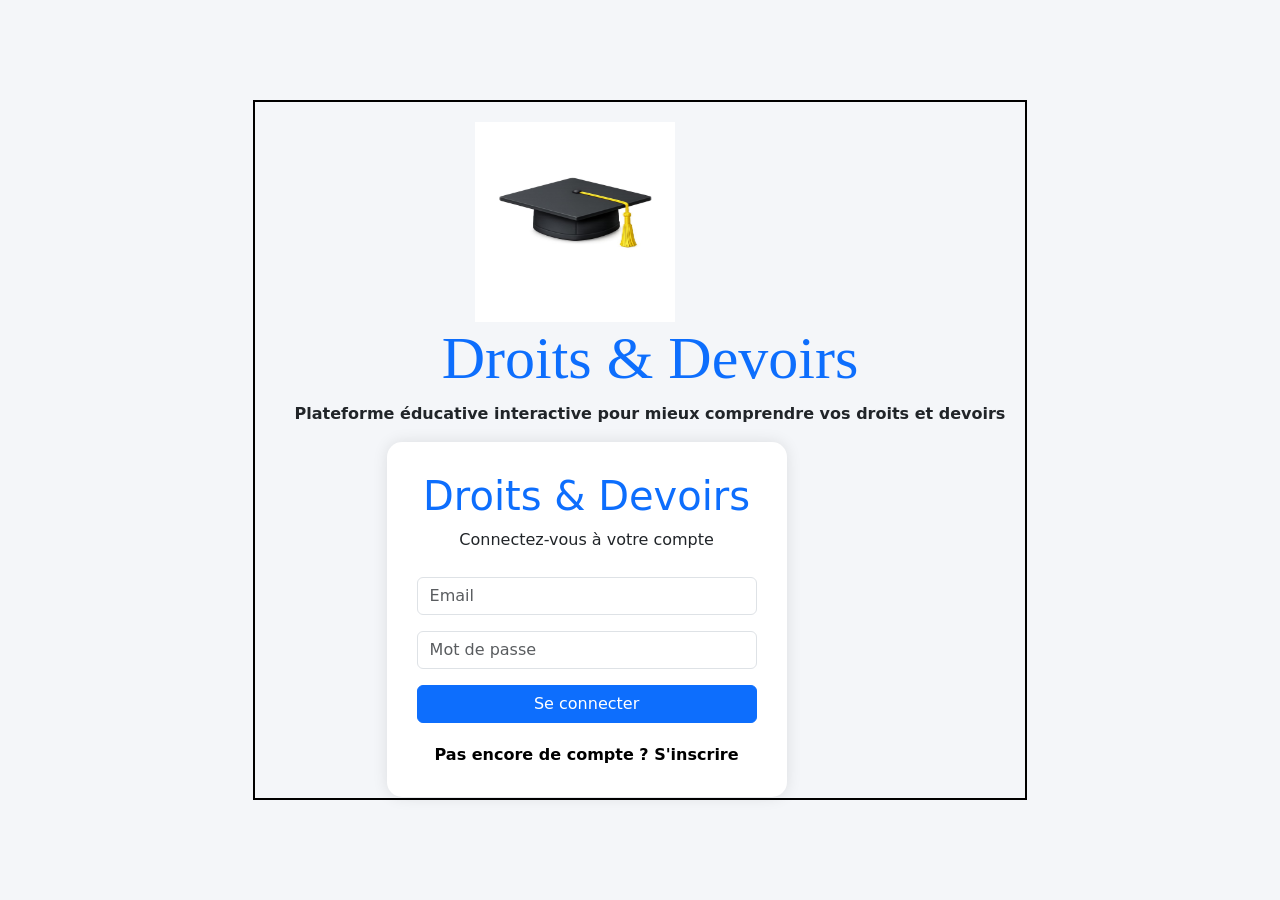
<file: index.html>
<!DOCTYPE html>
<html lang="fr">
<head>
    <meta charset="UTF-8">
    <meta name="viewport" content="width=device-width, initial-scale=1.0">
    <title>Droits & Devoirs - Connexion</title>

    <link href="https://cdn.jsdelivr.net/npm/bootstrap@5.3.3/dist/css/bootstrap.min.css" rel="stylesheet">

    <link rel="stylesheet" href="css/login.css">
</head>
<body>
    <div class="main">
    <div class="i1">
         <img src="assets/images/image-chapeu.jpeg" alt="" class="i11">
    </div>
    <div class="text">
        <h2 class="t1">Droits & Devoirs</h2>
        <p>Plateforme éducative interactive pour mieux comprendre vos droits et devoirs</p>

    </div>

<div class="container">

    <div class="login-card">

        <h1>Droits & Devoirs</h1>

        <p>Connectez-vous à votre compte</p>

        <input
            type="email"
            id="email"
            class="form-control mb-3"
            placeholder="Email">

        <input
            type="password"
            id="password"
            class="form-control mb-3"
            placeholder="Mot de passe">

        <button
            class="btn btn-primary w-100"
            onclick="connexion()">
            Se connecter
        </button>
        <div class="c1">
            <a href="" class="a1">Pas encore de compte ? S'inscrire</a>
        </div>

    </div>

</div>
</div>

<script src="js/login.js"></script>

</body>
</html>
</file>
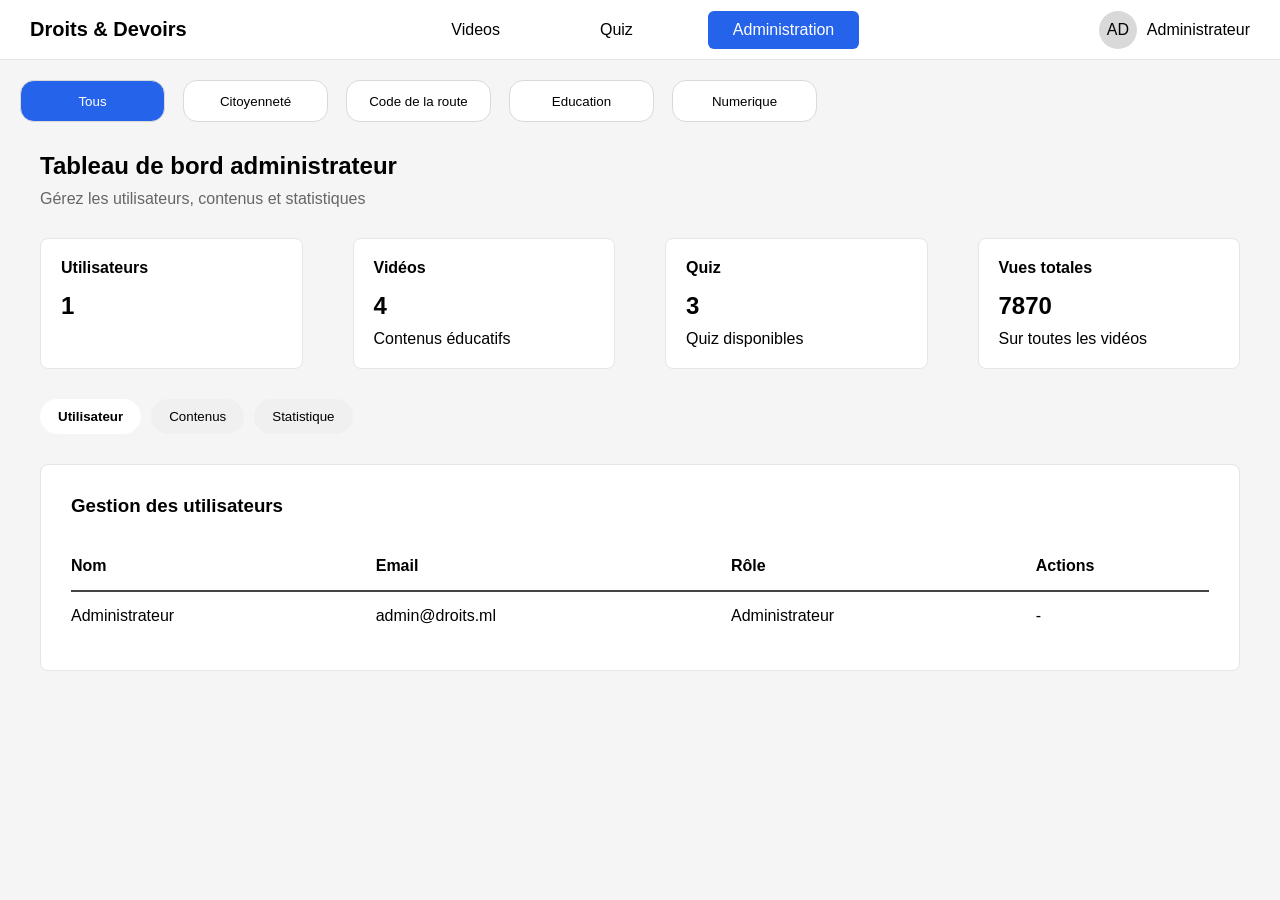
<file: admin.html>
<!DOCTYPE html>
<html lang="fr">

<head>
    <meta charset="UTF-8">
    <meta name="viewport" content="width=device-width, initial-scale=1.0">
    <title>Administration</title>

    <link rel="stylesheet" href="css/admin.css">
</head>

<body>

    <!-- NAVBAR -->

    <header class="navbar-custom">

        <div class="brand">
            Droits & Devoirs
        </div>

        <nav class="menu">

            <a href="videos.html">
                Videos
            </a>

            <a href="quiz.html">
                Quiz
            </a>

            <a href="admin.html" class="active">
                Administration
            </a>

        </nav>

        <div class="profile">

            <div class="avatar">
                AD
            </div>

            <span>Administrateur</span>

        </div>

    </header>

    <!-- FILTRES -->

    <section class="filters">

        <button class="filter-active">Tous</button>

        <button>Citoyenneté</button>

        <button>Code de la route</button>

        <button>Education</button>

        <button>Numerique</button>

    </section>

    <!-- DASHBOARD -->

    <section class="dashboard">

        <h2>Tableau de bord administrateur</h2>

        <p>
            Gérez les utilisateurs, contenus et statistiques
        </p>

    </section>

    <!-- STATISTIQUES -->

    <section class="stats-grid">

        <div class="stat-card">
            <h4>Utilisateurs</h4>
            <h2>1</h2>
        </div>

        <div class="stat-card">
            <h4>Vidéos</h4>
            <h2>4</h2>
            <span>Contenus éducatifs</span>
        </div>

        <div class="stat-card">
            <h4>Quiz</h4>
            <h2>3</h2>
            <span>Quiz disponibles</span>
        </div>

        <div class="stat-card">
            <h4>Vues totales</h4>
            <h2>7870</h2>
            <span>Sur toutes les vidéos</span>
        </div>

    </section>

    <!-- ONGLETS -->

    <section class="tabs">

        <button class="tab-active">
            Utilisateur
        </button>

        <button>
            Contenus
        </button>

        <button>
            Statistique
        </button>

    </section>

    <!-- TABLEAU -->

    <section class="table-container">

        <h3>
            Gestion des utilisateurs
        </h3>

        <table>

            <thead>

                <tr>
                    <th>Nom</th>
                    <th>Email</th>
                    <th>Rôle</th>
                    <th>Actions</th>
                </tr>

            </thead>

            <tbody>

                <tr>

                    <td>Administrateur</td>

                    <td>admin@droits.ml</td>

                    <td>Administrateur</td>

                    <td>-</td>

                </tr>

            </tbody>

        </table>

    </section>

</body>

</html>
</file>
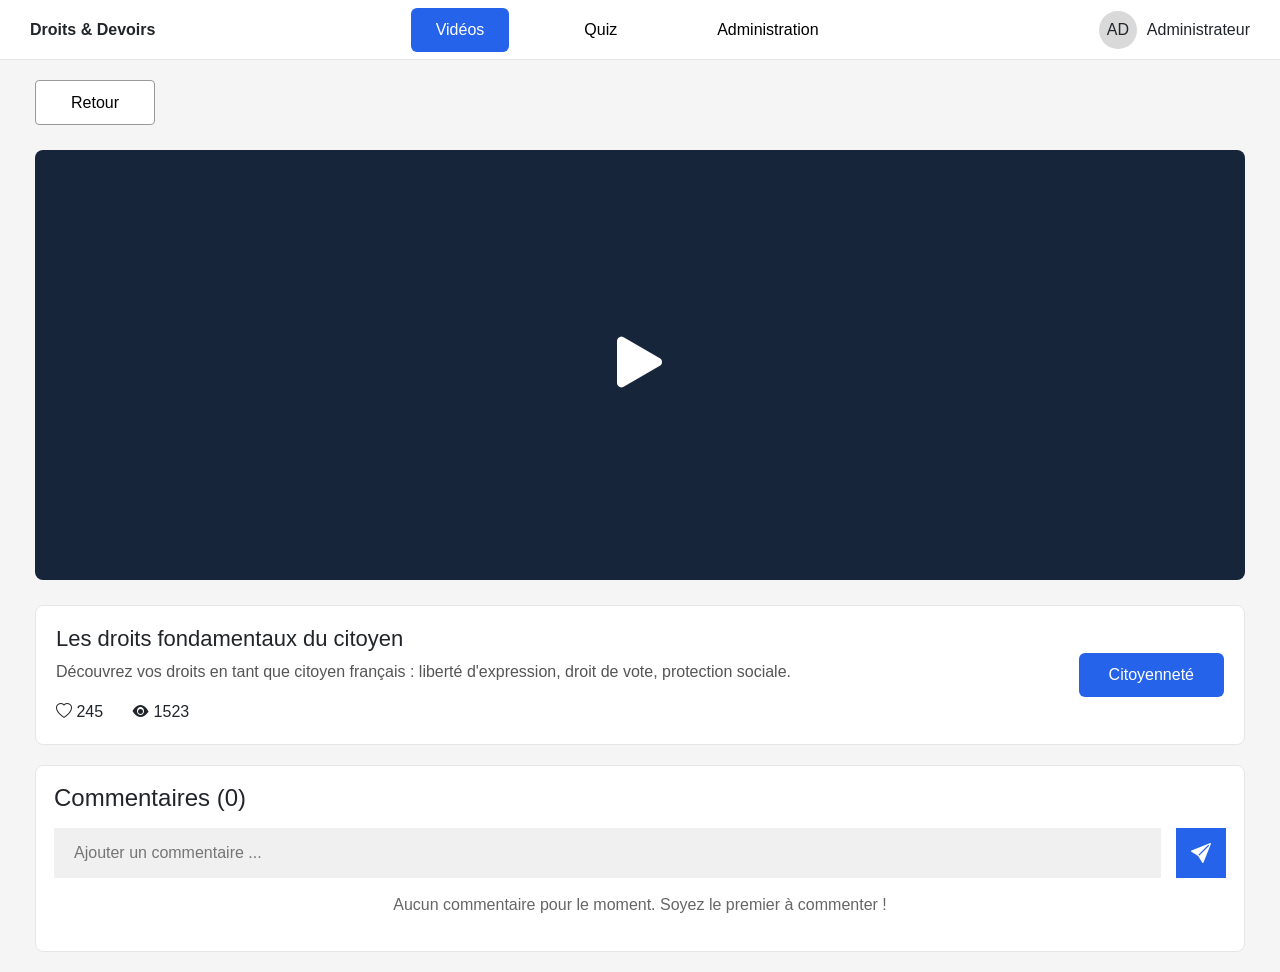
<file: detail-video.html>
<!DOCTYPE html>
<html lang="fr">

<head>
    <meta charset="UTF-8">
    <meta name="viewport" content="width=device-width, initial-scale=1.0">
    <title>Détail Vidéo</title>

    <link href="https://cdn.jsdelivr.net/npm/bootstrap@5.3.3/dist/css/bootstrap.min.css" rel="stylesheet">

    <link rel="stylesheet"
        href="https://cdn.jsdelivr.net/npm/bootstrap-icons@1.11.3/font/bootstrap-icons.min.css">

    <link rel="stylesheet" href="css/detail-video.css">
</head>

<body>

    <!-- NAVBAR -->

    <header class="navbar-custom">

        <div class="brand">
            Droits & Devoirs
        </div>

        <nav class="menu">

            <a href="videos.html" class="active">
                Vidéos
            </a>

            <a href="quiz.html">
                Quiz
            </a>

            <a href="admin.html">
                Administration
            </a>

        </nav>

        <div class="profile">

            <div class="avatar">
                AD
            </div>

            <span>
                Administrateur
            </span>

        </div>

    </header>

    <div class="page-container">

        <!-- RETOUR -->

        <button class="btn-retour"
            onclick="window.location.href='videos.html'">

            Retour

        </button>

        <!-- VIDEO -->

        <div class="video-player">

            <i class="bi bi-play-fill"></i>

        </div>

        <!-- INFOS VIDEO -->

        <div class="video-info">

            <div class="info-left">

                <h3>
                    Les droits fondamentaux du citoyen
                </h3>

                <p>
                    Découvrez vos droits en tant que citoyen français :
                    liberté d'expression, droit de vote,
                    protection sociale.
                </p>

                <div class="stats">

                    <span>
                        <i class="bi bi-heart"></i>
                        245
                    </span>

                    <span>
                        <i class="bi bi-eye-fill"></i>
                        1523
                    </span>

                </div>

            </div>

            <div class="category">

                Citoyenneté

            </div>

        </div>

        <!-- COMMENTAIRES -->

        <div class="comments-box">

            <h4>
                Commentaires (0)
            </h4>

            <div class="comment-form">

                <input
                    type="text"
                    placeholder="Ajouter un commentaire ...">

                <button>

                    <i class="bi bi-send-fill"></i>

                </button>

            </div>

            <p class="empty-comment">

                Aucun commentaire pour le moment.
                Soyez le premier à commenter !

            </p>

        </div>

    </div>

</body>

</html>
</file>
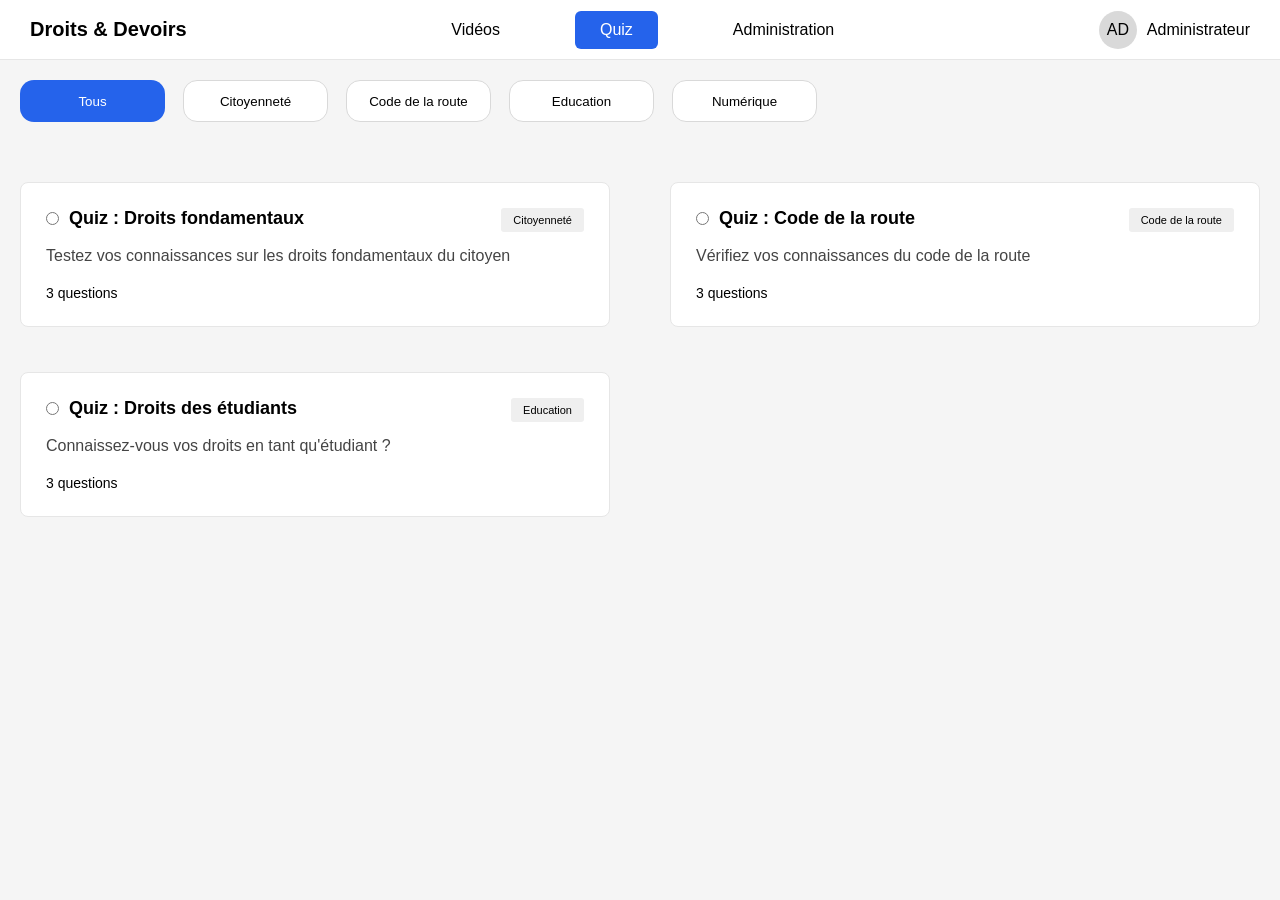
<file: quiz.html>
<!DOCTYPE html>
<html lang="fr">

<head>
    <meta charset="UTF-8">
    <meta name="viewport" content="width=device-width, initial-scale=1.0">
    <title>Quiz</title>

    <link rel="stylesheet" href="css/quiz.css">
</head>

<body>

    <!-- NAVBAR -->

    <header class="navbar-custom">

        <div class="brand">
            Droits & Devoirs
        </div>

        <nav class="menu">

            <a href="videos.html">
                Vidéos
            </a>

            <a href="quiz.html" class="active">
                Quiz
            </a>

            <a href="admin.html">
                Administration
            </a>

        </nav>

        <div class="profile">

            <div class="avatar">
                AD
            </div>

            <span>
                Administrateur
            </span>

        </div>

    </header>

    <!-- FILTRES -->

    <section class="filters">

        <button class="filter-active">
            Tous
        </button>

        <button>
            Citoyenneté
        </button>

        <button>
            Code de la route
        </button>

        <button>
            Education
        </button>

        <button>
            Numérique
        </button>

    </section>

    <!-- QUIZ -->

    <section class="quiz-grid">

        <!-- Quiz 1 -->

        <div class="quiz-card">

            <div class="quiz-header">

                <div class="quiz-title">

                    <input type="radio">

                    <h3>
                        Quiz : Droits fondamentaux
                    </h3>

                </div>

                <span class="tag">
                    Citoyenneté
                </span>

            </div>

            <p>
                Testez vos connaissances sur les droits
                fondamentaux du citoyen
            </p>

            <span class="questions">
                3 questions
            </span>

        </div>

        <!-- Quiz 2 -->

        <div class="quiz-card">

            <div class="quiz-header">

                <div class="quiz-title">

                    <input type="radio">

                    <h3>
                        Quiz : Code de la route
                    </h3>

                </div>

                <span class="tag">
                    Code de la route
                </span>

            </div>

            <p>
                Vérifiez vos connaissances du code de la route
            </p>

            <span class="questions">
                3 questions
            </span>

        </div>

        <!-- Quiz 3 -->

        <div class="quiz-card">

            <div class="quiz-header">

                <div class="quiz-title">

                    <input type="radio">

                    <h3>
                        Quiz : Droits des étudiants
                    </h3>

                </div>

                <span class="tag">
                    Education
                </span>

            </div>

            <p>
                Connaissez-vous vos droits en tant qu'étudiant ?
            </p>

            <span class="questions">
                3 questions
            </span>

        </div>

    </section>

</body>

</html>
</file>
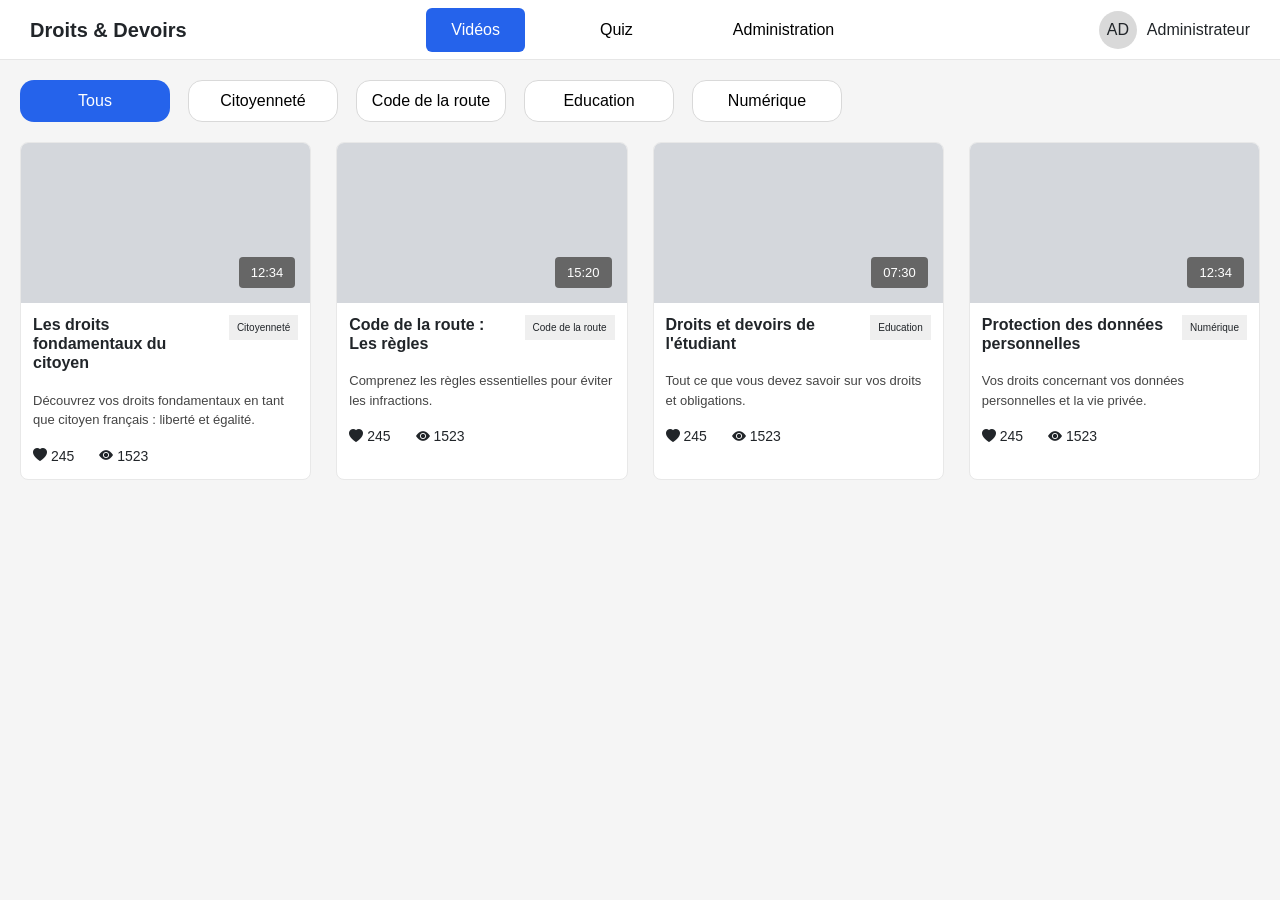
<file: videos.html>
<!DOCTYPE html>
<html lang="fr">

<head>
    <meta charset="UTF-8">
    <meta name="viewport" content="width=device-width, initial-scale=1.0">
    <title>Droits & Devoirs - Vidéos</title>

    <link href="https://cdn.jsdelivr.net/npm/bootstrap@5.3.3/dist/css/bootstrap.min.css" rel="stylesheet">

    <link rel="stylesheet"
        href="https://cdn.jsdelivr.net/npm/bootstrap-icons@1.11.3/font/bootstrap-icons.min.css">

    <link rel="stylesheet" href="css/videos.css">
</head>

<body>

    <!-- NAVBAR -->

    <header class="navbar-custom">

        <div class="brand">
            Droits & Devoirs
        </div>

        <nav class="menu">

            <a href="videos.html" class="active">
                Vidéos
            </a>

            <a href="quiz.html">
                Quiz
            </a>

            <a href="admin.html">
                Administration
            </a>

        </nav>

        <div class="profile">

            <div class="avatar">
                AD
            </div>

            <span>
                Administrateur
            </span>

        </div>

    </header>

    <!-- FILTRES -->

    <section class="filters">

        <button class="filter-active">
            Tous
        </button>

        <button>
            Citoyenneté
        </button>

        <button>
            Code de la route
        </button>

        <button>
            Education
        </button>

        <button>
            Numérique
        </button>

    </section>

    <!-- VIDEOS -->

    <section class="video-grid">

        <!-- CARTE 1 -->

        <div class="video-card">

            <div class="video-container">

                <div class="placeholder-video"></div>

                <span class="duration">
                    12:34
                </span>

            </div>

            <div class="card-content">

                <div class="title-category">

                    <h5>
                        Les droits fondamentaux du citoyen
                    </h5>

                    <span class="tag">
                        Citoyenneté
                    </span>

                </div>

                <p>
                    Découvrez vos droits fondamentaux
                    en tant que citoyen français :
                    liberté et égalité.
                </p>

                <div class="stats">

                    <span>
                        <i class="bi bi-heart-fill"></i>
                        245
                    </span>

                    <span>
                        <i class="bi bi-eye-fill"></i>
                        1523
                    </span>

                </div>

            </div>

        </div>

        <!-- CARTE 2 -->

        <div class="video-card">

            <div class="video-container">

                <div class="placeholder-video"></div>

                <span class="duration">
                    15:20
                </span>

            </div>

            <div class="card-content">

                <div class="title-category">

                    <h5>
                        Code de la route : Les règles
                    </h5>

                    <span class="tag">
                        Code de la route
                    </span>

                </div>

                <p>
                    Comprenez les règles essentielles
                    pour éviter les infractions.
                </p>

                <div class="stats">

                    <span>
                        <i class="bi bi-heart-fill"></i>
                        245
                    </span>

                    <span>
                        <i class="bi bi-eye-fill"></i>
                        1523
                    </span>

                </div>

            </div>

        </div>

        <!-- CARTE 3 -->

        <div class="video-card">

            <div class="video-container">

                <div class="placeholder-video"></div>

                <span class="duration">
                    07:30
                </span>

            </div>

            <div class="card-content">

                <div class="title-category">

                    <h5>
                        Droits et devoirs de l'étudiant
                    </h5>

                    <span class="tag">
                        Education
                    </span>

                </div>

                <p>
                    Tout ce que vous devez savoir
                    sur vos droits et obligations.
                </p>

                <div class="stats">

                    <span>
                        <i class="bi bi-heart-fill"></i>
                        245
                    </span>

                    <span>
                        <i class="bi bi-eye-fill"></i>
                        1523
                    </span>

                </div>

            </div>

        </div>

        <!-- CARTE 4 -->

        <div class="video-card">

            <div class="video-container">

                <div class="placeholder-video"></div>

                <span class="duration">
                    12:34
                </span>

            </div>

            <div class="card-content">

                <div class="title-category">

                    <h5>
                        Protection des données personnelles
                    </h5>

                    <span class="tag">
                        Numérique
                    </span>

                </div>

                <p>
                    Vos droits concernant vos données
                    personnelles et la vie privée.
                </p>

                <div class="stats">

                    <span>
                        <i class="bi bi-heart-fill"></i>
                        245
                    </span>

                    <span>
                        <i class="bi bi-eye-fill"></i>
                        1523
                    </span>

                </div>

            </div>

        </div>

    </section>

</body>

</html>
</file>
<file: css/login.css>
body{
    background:#f4f6f9;
    height:100vh;
    display:flex;
    justify-content:center;
    align-items:center;
}

.login-card{
    background:white;
    width:400px;
    padding:30px;
    border-radius:15px;
    box-shadow:0 0 15px rgba(0,0,0,0.1);
}

.login-card h1{
    text-align:center;
    color:#0d6efd;
}

.login-card p{
    text-align:center;
    margin-bottom:25px;
}
.container{
    margin-left: 100px;
    margin-top: 5px;

}
.i1{
   
}
.i11{
     margin-left: 200px;
    height: 200px;
    width: 200px;
}
.main{
    border: 2px solid black;
    padding: 20px;
    height: 700px;
    display:block;
  
}
.text{
    text-align: center;
    margin-left:20px;
    font-weight: bold;
    
}
.t1{
    font-size: 60px;
    font-family: 'Times New Roman', Times, serif;
    color: #0d6efd;
}
.c1{
    text-align: center;
    margin-top: 20px;
}
.a1{
    text-decoration: none;
    color:black;
    font-weight: bold;
    text-align: center;
}
</file>
<file: css/admin.css>
*{
    margin:0;
    padding:0;
    box-sizing:border-box;
}

body{
    background:#f5f5f5;
    font-family:Arial, sans-serif;
}

/* NAVBAR */

.navbar-custom{
    height:60px;
    background:white;
    border-bottom:1px solid #e6e6e6;

    display:flex;
    justify-content:space-between;
    align-items:center;

    padding:0 30px;
}

.brand{
    font-size:20px;
    font-weight:600;
}

.menu{
    display:flex;
    gap:50px;
}

.menu a{
    text-decoration:none;
    color:black;
    padding:10px 25px;
    border-radius:6px;
}

.menu .active{
    background:#2563eb;
    color:white;
}

.profile{
    display:flex;
    align-items:center;
    gap:10px;
}

.avatar{
    width:38px;
    height:38px;

    border-radius:50%;
    background:#d9d9d9;

    display:flex;
    justify-content:center;
    align-items:center;
}

/* FILTRES */

.filters{
    display:flex;
    gap:18px;
    padding:20px;
}

.filters button{
    width:145px;
    height:42px;

    border:1px solid #d9d9d9;
    border-radius:14px;

    background:white;
}

.filter-active{
    background:#2563eb !important;
    color:white;
    border:none;
}

/* DASHBOARD */

.dashboard{
    padding:0 40px;
}

.dashboard h2{
    margin-top:10px;
}

.dashboard p{
    margin-top:10px;
    color:#666;
}

/* STATISTIQUES */

.stats-grid{
    display:grid;
    grid-template-columns:repeat(4,1fr);

    gap:50px;

    padding:30px 40px;
}

.stat-card{
    background:white;

    border:1px solid #e6e6e6;

    border-radius:8px;

    padding:20px;
}

.stat-card h2{
    margin-top:15px;
    margin-bottom:10px;
}

/* ONGLETS */

.tabs{
    padding:0 40px;

    display:flex;
    gap:10px;
}

.tabs button{
    border:none;

    background:#f0f0f0;

    padding:10px 18px;

    border-radius:20px;
}

.tab-active{
    background:white !important;
    font-weight:bold;
}

/* TABLEAU */

.table-container{
    margin:30px 40px;

    background:white;

    border:1px solid #e6e6e6;

    border-radius:8px;

    padding:30px;
}

.table-container h3{
    margin-bottom:25px;
}

table{
    width:100%;
    border-collapse:collapse;
}

thead{
    border-bottom:2px solid #444;
}

th,
td{
    text-align:left;
    padding:15px 0;
}
</file>
<file: css/detail-video.css>
*{
    margin:0;
    padding:0;
    box-sizing:border-box;
}

body{
    background:#f5f5f5;
    font-family:Arial, sans-serif;
}

/* NAVBAR */

.navbar-custom{
    height:60px;
    background:white;
    border-bottom:1px solid #e6e6e6;

    display:flex;
    justify-content:space-between;
    align-items:center;

    padding:0 30px;
}

.brand{
    font-weight:600;
}

.menu{
    display:flex;
    gap:50px;
}

.menu a{
    text-decoration:none;
    color:black;
    padding:10px 25px;
    border-radius:6px;
}

.menu .active{
    background:#2563eb;
    color:white;
}

.profile{
    display:flex;
    align-items:center;
    gap:10px;
}

.avatar{
    width:38px;
    height:38px;

    border-radius:50%;

    background:#d9d9d9;

    display:flex;
    justify-content:center;
    align-items:center;
}

/* CONTENU */

.page-container{
    padding:20px 35px;
}

.btn-retour{
    width:120px;
    height:45px;

    background:white;

    border:1px solid #999;

    border-radius:4px;

    margin-bottom:25px;

    cursor:pointer;
}

/* VIDEO */

.video-player{
    height:430px;

    background:#17253a;

    border-radius:8px;

    display:flex;
    justify-content:center;
    align-items:center;

    color:white;

    font-size:90px;
}

/* INFOS */

.video-info{
    margin-top:25px;

    background:white;

    border:1px solid #e6e6e6;

    border-radius:8px;

    padding:20px;

    display:flex;
    justify-content:space-between;
    align-items:center;
}

.info-left h3{
    font-size:22px;
}

.info-left p{
    margin-top:8px;
    color:#555;
}

.stats{
    margin-top:15px;

    display:flex;
    gap:30px;
}

.category{
    background:#2563eb;
    color:white;

    padding:10px 30px;

    border-radius:6px;
}

/* COMMENTAIRES */

.comments-box{
    margin-top:20px;

    background:white;

    border:1px solid #e6e6e6;

    border-radius:8px;

    padding:18px;
}

.comments-box h4{
    margin-bottom:15px;
}

.comment-form{
    display:flex;
    gap:15px;
}

.comment-form input{
    flex:1;

    height:50px;

    border:none;

    background:#f0f0f0;

    padding-left:20px;
}

.comment-form button{
    width:50px;
    border:none;

    background:#2563eb;

    color:white;

    font-size:20px;
}

.empty-comment{
    text-align:center;
    margin-top:15px;
    color:#666;
}
</file>
<file: css/quiz.css>
*{
    margin:0;
    padding:0;
    box-sizing:border-box;
}

body{
    background:#f5f5f5;
    font-family:Arial, Helvetica, sans-serif;
}

/* NAVBAR */

.navbar-custom{
    height:60px;
    background:white;
    border-bottom:1px solid #e6e6e6;

    display:flex;
    justify-content:space-between;
    align-items:center;

    padding:0 30px;
}

.brand{
    font-size:20px;
    font-weight:600;
}

.menu{
    display:flex;
    gap:50px;
}

.menu a{
    text-decoration:none;
    color:black;
    padding:10px 25px;
    border-radius:6px;
}

.menu .active{
    background:#2563eb;
    color:white;
}

.profile{
    display:flex;
    align-items:center;
    gap:10px;
}

.avatar{
    width:38px;
    height:38px;

    border-radius:50%;

    background:#d9d9d9;

    display:flex;
    justify-content:center;
    align-items:center;
}

/* FILTRES */

.filters{
    display:flex;
    gap:18px;

    padding:20px;
}

.filters button{
    width:145px;
    height:42px;

    border:1px solid #d9d9d9;
    border-radius:14px;

    background:white;
    cursor:pointer;
}

.filter-active{
    background:#2563eb !important;
    color:white;
    border:none !important;
}

/* QUIZ */

.quiz-grid{
    padding:40px 20px;

    display:grid;
    grid-template-columns:repeat(2,1fr);

    gap:45px 60px;
}

.quiz-card{
    background:white;

    border:1px solid #e6e6e6;

    border-radius:8px;

    padding:25px;

    min-height:130px;
}

.quiz-header{
    display:flex;
    justify-content:space-between;
    align-items:flex-start;
}

.quiz-title{
    display:flex;
    align-items:center;
    gap:10px;
}

.quiz-title h3{
    font-size:18px;
}

.tag{
    background:#efefef;

    padding:6px 12px;

    font-size:11px;

    border-radius:3px;
}

.quiz-card p{
    margin-top:15px;
    color:#444;
}

.questions{
    display:block;
    margin-top:20px;
    font-size:14px;
}
</file>
<file: css/videos.css>
*{
    margin:0;
    padding:0;
    box-sizing:border-box;
}

body{
    background:#f5f5f5;
    font-family:Arial, Helvetica, sans-serif;
}

/* NAVBAR */

.navbar-custom{
    height:60px;
    background:white;
    border-bottom:1px solid #e6e6e6;

    display:flex;
    align-items:center;
    justify-content:space-between;

    padding:0 30px;
}

.brand{
    font-weight:600;
    font-size:20px;
}

.menu{
    display:flex;
    gap:50px;
}

.menu a{
    text-decoration:none;
    color:black;
    padding:10px 25px;
    border-radius:6px;
}

.menu .active{
    background:#2563eb;
    color:white;
}

.profile{
    display:flex;
    align-items:center;
    gap:10px;
}

.avatar{
    width:38px;
    height:38px;

    border-radius:50%;

    background:#d9d9d9;

    display:flex;
    justify-content:center;
    align-items:center;
}

/* FILTRES */

.filters{
    display:flex;
    gap:18px;

    padding:20px;
}

.filters button{
    width:150px;
    height:42px;

    border:1px solid #d9d9d9;
    border-radius:14px;

    background:white;
    cursor:pointer;
}

.filter-active{
    background:#2563eb !important;
    color:white;
    border:none !important;
}

/* VIDEOS */

.video-grid{
    display:grid;

    grid-template-columns:
    repeat(auto-fill,minmax(250px,1fr));

    gap:25px;

    padding:0 20px 20px;
}

/* CARTE */

.video-card{
    background:white;

    border:1px solid #e8e8e8;

    border-radius:8px;

    overflow:hidden;
}

.video-container{
    position:relative;
    height:160px;
}

.placeholder-video{
    width:100%;
    height:100%;
    background:#d4d7dc;
}

.duration{
    position:absolute;

    right:15px;
    bottom:15px;

    background:#666;
    color:white;

    padding:6px 12px;

    border-radius:4px;

    font-size:13px;
}

.card-content{
    padding:12px;
}

.title-category{
    display:flex;
    justify-content:space-between;
    align-items:flex-start;
    gap:10px;
}

.title-category h5{
    font-size:16px;
    font-weight:600;
}

.tag{
    background:#efefef;
    font-size:10px;
    padding:5px 8px;
    white-space:nowrap;
}

.card-content p{
    margin-top:10px;
    font-size:13px;
    color:#444;
}

.stats{
    display:flex;
    gap:25px;
    margin-top:10px;
}

.stats span{
    font-size:14px;
}
</file>
